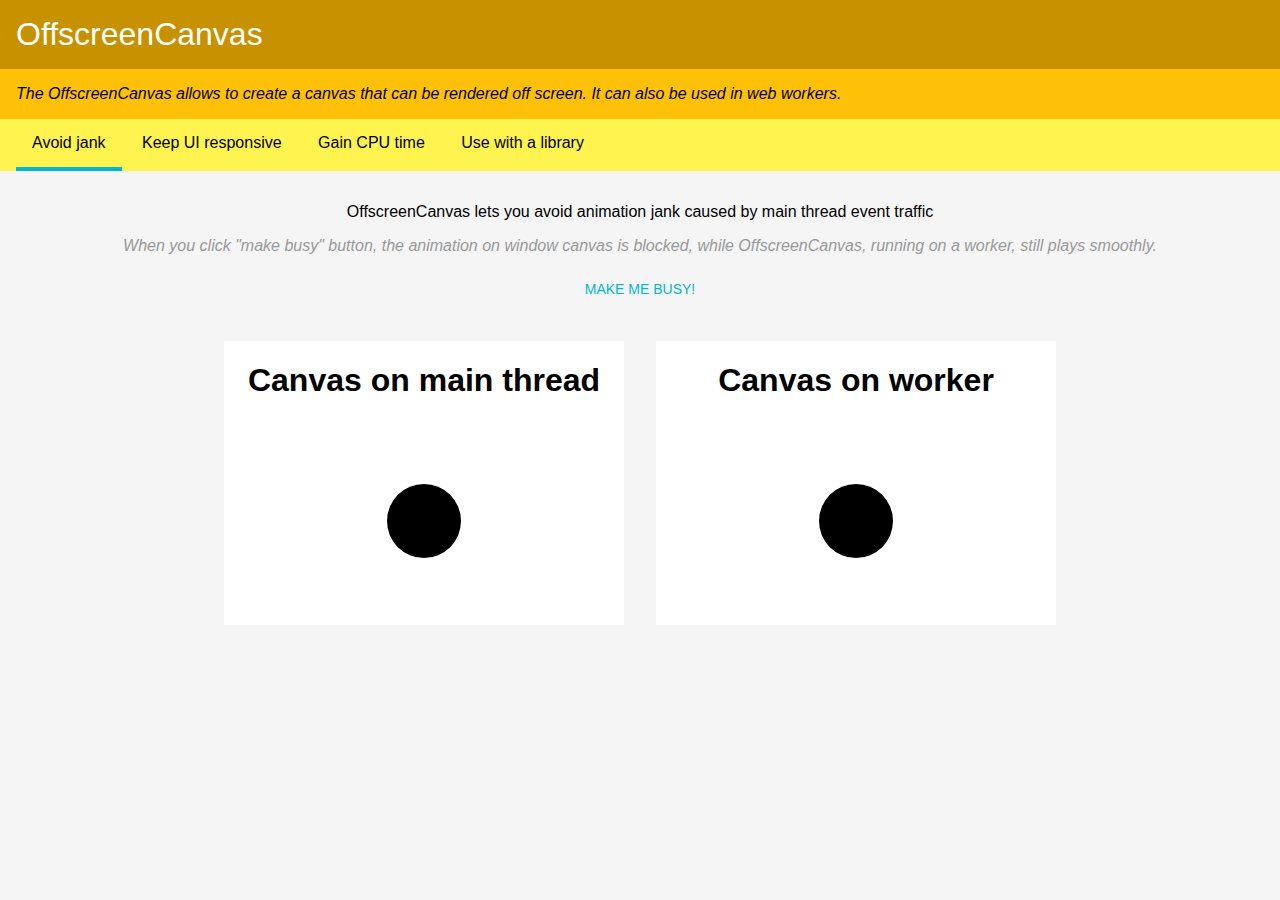
<file: index.html>
<!--
Copyright 2018

Licensed under the Apache License, Version 2.0 (the "License");
you may not use this file except in compliance with the License.
You may obtain a copy of the License at

     http://www.apache.org/licenses/LICENSE-2.0

Unless required by applicable law or agreed to in writing, software
distributed under the License is distributed on an "AS IS" BASIS,
WITHOUT WARRANTIES OR CONDITIONS OF ANY KIND, either express or implied.
See the License for the specific language governing permissions and
limitations under the License.

Author: Ewa Gasperowicz (@devnook)
-->
<!DOCTYPE html>
<html lang="en">

<head>
  <meta charset="utf-8">
  <meta name="viewport" content="width=device-width, initial-scale=1.0">
  <meta http-equiv="X-UA-Compatible" content="ie=edge">
  <title>Offscreen Canvas</title>
  <link rel="stylesheet" href="style.css" />
</head>

<body>
  <header class="hide-in-iframe">
    <h1>
      OffscreenCanvas
    </h1>
    <div class="desc">
      The OffscreenCanvas allows to create a canvas that can be rendered off screen. It
      can also be used in web workers.
    </div>
    <nav>
      <a href="index.html" class="selected">Avoid jank</a>
      <a href="keep-ui-responsive.html">Keep UI responsive</a>
      <a href="gain-cpu-time.html">Gain CPU time</a>
      <a href="use-with-lib.html">Use with a library</a>
  </header>
  <main>

    <section class="support">Your browser does not support OffscreenCanvas.</section>

    <section>
      <p class="hide-in-iframe">
        OffscreenCanvas lets you avoid animation jank caused by main thread event traffic
      </p>
      <p class="desc">
        When you click "make busy" button, the animation on window canvas is
        blocked, while OffscreenCanvas, running on a worker, still plays smoothly.
      </p>
      <button id="make-busy">Make me busy!</button>
      <div id="busy">&nbsp;</div>

    <div class="display">
      <div>
        <h1>
          Canvas on main thread
        </h1>
        <canvas id="canvas-window" width="400" height="200"></canvas>
      </div>
      <div>
        <h1>
          Canvas on worker
        </h1>
        <canvas id="canvas-worker" width="400" height="200"></canvas>
      </div>
      </div>
    </section>
  </main>

  <script src="animation.js"></script>

  <script type="script/worker" id="workerCode">
    let animationWorker = null;
    self.onmessage = function(e) {
      switch (e.data.msg) {
        case 'start':
          if (!animationWorker) {
            importScripts(e.data.origin + '/animation.js');
            animationWorker = new Animation(e.data.canvas.getContext('2d'));
          }
          animationWorker.start();
          break;
        case 'stop':
          animationWorker.stop();
          break;
      }
    };
  </script>

  <script>
    (async () => {

      // Feature detect.
      document.querySelector('main').classList.toggle(
        'supported', ('OffscreenCanvas' in window));

      document.body.classList.toggle(
        'iframe', (window.location != window.parent.location));

      document.querySelector('#make-busy').addEventListener('click', () => {
        document.querySelector('#busy').innerText = 'Main thread working...';
        requestAnimationFrame(() => {
          requestAnimationFrame(() => {
            Animation.fibonacci(40);
            document.querySelector('#busy').innerText = 'Done!';
          });
        })
      });

      const canvas = document.querySelector('#case1');
      const animationWindow = new Animation(document.querySelector('#canvas-window').getContext('2d'));
      animationWindow.start();

      const workerCode = document.querySelector('#workerCode').textContent;
      const blob = new Blob([workerCode], { type: 'text/javascript' });
      const url = URL.createObjectURL(blob);
      const worker = new Worker(url);

      const offscreen = document.querySelector('#canvas-worker').transferControlToOffscreen();
      const urlParts = location.href.split('/');
      if (urlParts[urlParts.length - 1].indexOf('.') !== -1) {
        urlParts.pop();
      }
      worker.postMessage({ msg: 'start', origin: urlParts.join('/'), canvas: offscreen }, [offscreen]);
      URL.revokeObjectURL(url); // cleanup
    })();


  </script>
</body>

</html>
</file>
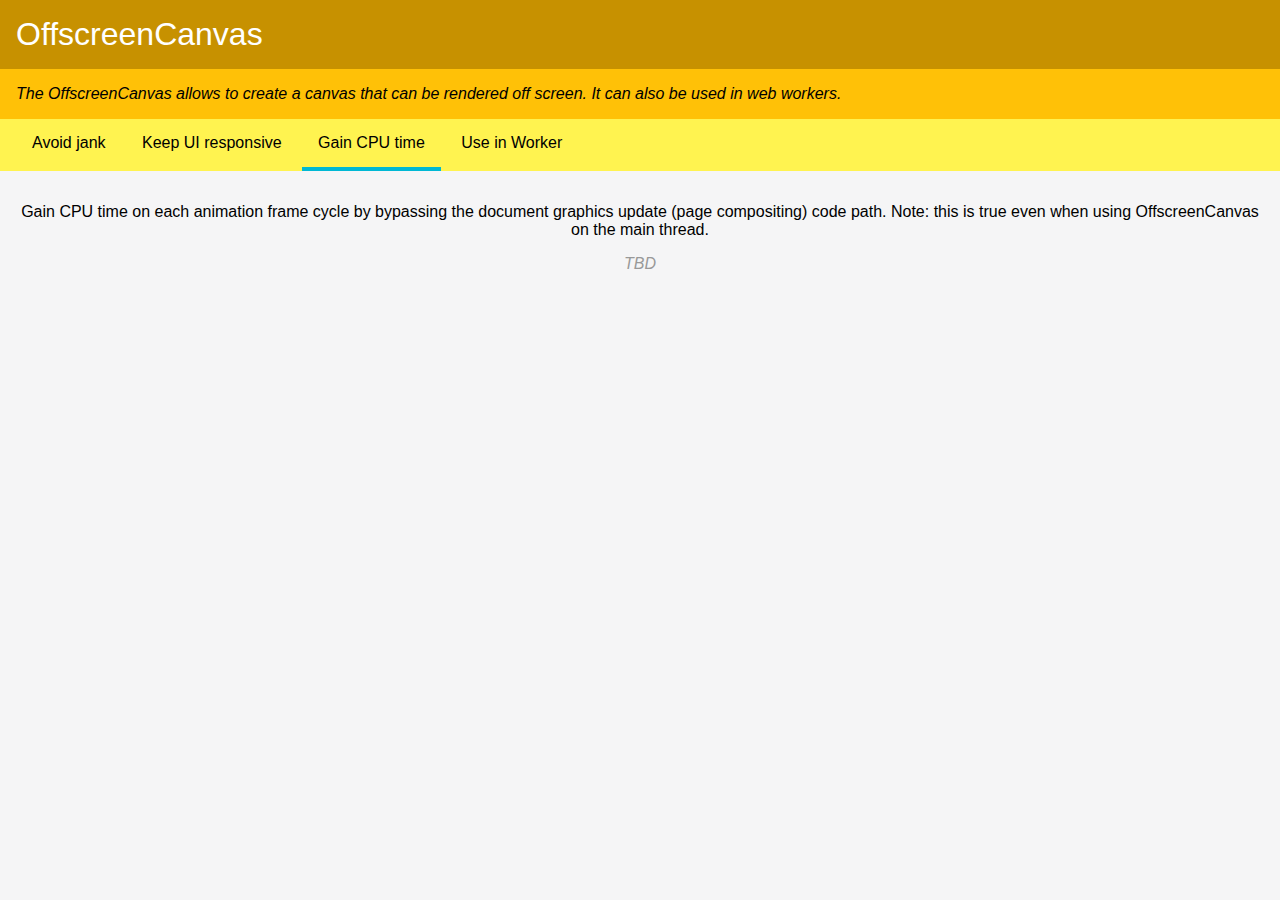
<file: gain-cpu-time.html>
<!--
Copyright 2018

Licensed under the Apache License, Version 2.0 (the "License");
you may not use this file except in compliance with the License.
You may obtain a copy of the License at

     http://www.apache.org/licenses/LICENSE-2.0

Unless required by applicable law or agreed to in writing, software
distributed under the License is distributed on an "AS IS" BASIS,
WITHOUT WARRANTIES OR CONDITIONS OF ANY KIND, either express or implied.
See the License for the specific language governing permissions and
limitations under the License.

Author: Ewa Gasperowicz (@devnook)
-->
<!DOCTYPE html>
<html lang="en">
  <head>
    <meta charset="utf-8">
    <meta name="viewport" content="width=device-width, initial-scale=1.0">
    <meta http-equiv="X-UA-Compatible" content="ie=edge">
    <title>Offscreen Canvas</title>
    <link rel="stylesheet" href="style.css" />
  </head>
  <body>
    <header>
      <h1>
        OffscreenCanvas
      </h1>
      <div class="desc">
        The OffscreenCanvas allows to create a canvas that can be rendered off screen. It
        can also be used in web workers.
      </div>
      <nav>
        <a href="index.html">Avoid jank</a>
        <a href="keep-ui-responsive.html">Keep UI responsive</a>
        <a href="gain-cpu-time.html" class="selected">Gain CPU time</a>
        <a href="use-in-worker.html">Use in Worker</a>
      </nav>
    </header>
    <main>
      <section class="support">Your browser does not support OffscreenCanvas.</section>
      <section>
        <p>
          Gain CPU time on each animation frame cycle by bypassing the document graphics update
          (page compositing) code path. Note: this is true even when using OffscreenCanvas
          on the main thread.
        </p>
        <p class="desc">
          TBD
        </p>
      </section>
    </main>
  </body>
  <script>
    (() => {
      // Feature detect.
      document.querySelector('main').classList.toggle(
        'supported', ('OffscreenCanvas' in window));
    })();
  </script>
</html>
</file>
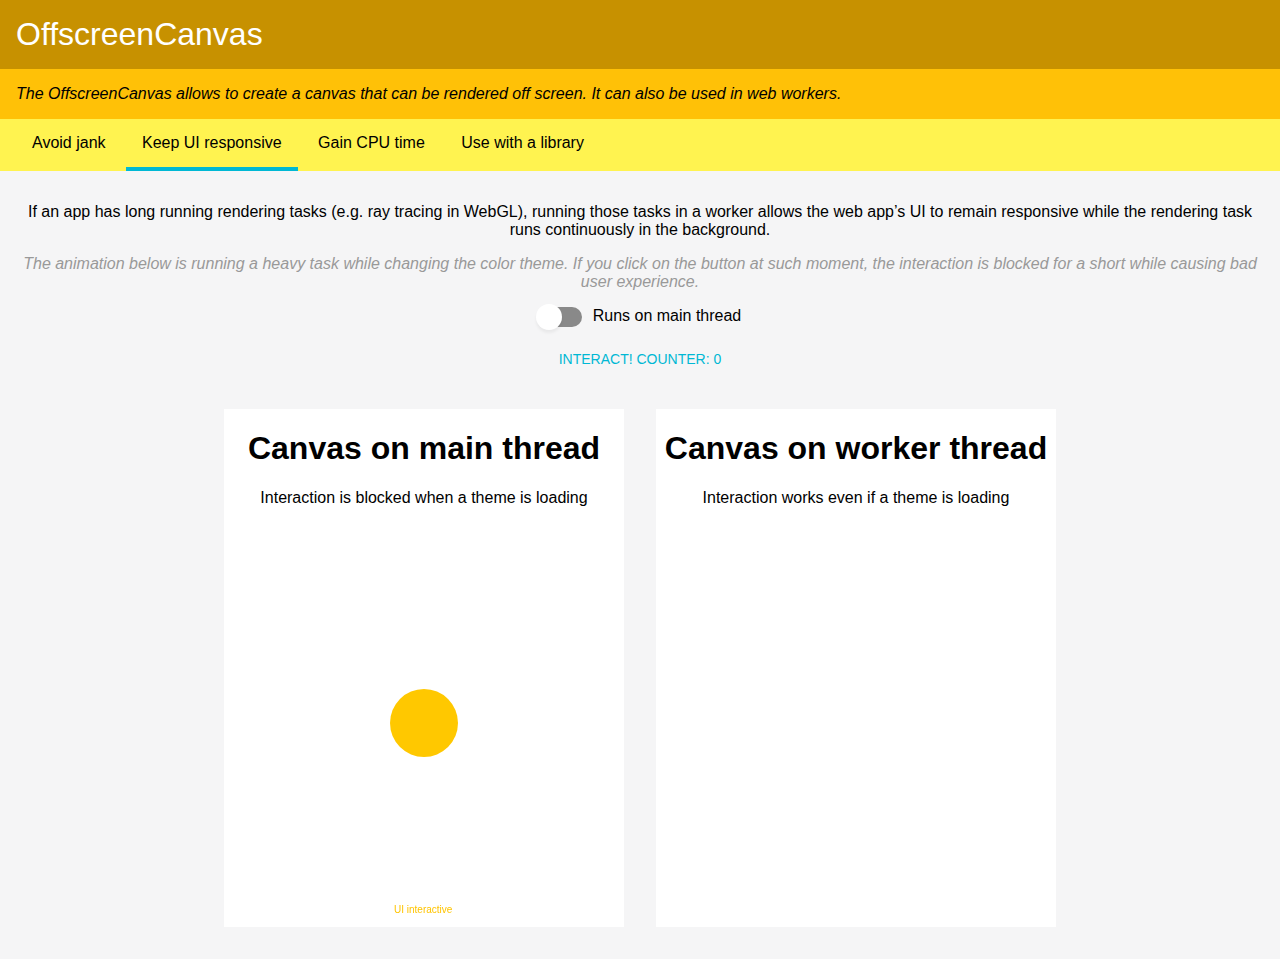
<file: keep-ui-responsive.html>
<!--
Copyright 2018

Licensed under the Apache License, Version 2.0 (the "License");
you may not use this file except in compliance with the License.
You may obtain a copy of the License at

     http://www.apache.org/licenses/LICENSE-2.0

Unless required by applicable law or agreed to in writing, software
distributed under the License is distributed on an "AS IS" BASIS,
WITHOUT WARRANTIES OR CONDITIONS OF ANY KIND, either express or implied.
See the License for the specific language governing permissions and
limitations under the License.

Author: Ewa Gasperowicz (@devnook)
-->
<!DOCTYPE html>
<html lang="en">

<head>
  <meta charset="utf-8">
  <meta name="viewport" content="width=device-width, initial-scale=1.0">
  <meta http-equiv="X-UA-Compatible" content="ie=edge">
  <title>Offscreen Canvas</title>
  <link rel="stylesheet" href="style.css" />
</head>

<body>
  <header class="hide-in-iframe">
    <h1>
      OffscreenCanvas
    </h1>
    <div class="desc">
      The OffscreenCanvas allows to create a canvas that can be rendered off screen. It
      can also be used in web workers.
    </div>
    <nav>
      <a href="index.html">Avoid jank</a>
      <a href="keep-ui-responsive.html" class="selected">Keep UI responsive</a>
      <a href="gain-cpu-time.html">Gain CPU time</a>
      <a href="use-with-lib.html">Use with a library</a>
    </nav>
  </header>
  <main class="supported">
    <section class="support">Your browser does not support OffscreenCanvas.</section>
    <section>
      <p class="hide-in-iframe">
        If an app has long running rendering tasks (e.g. ray tracing in WebGL), running those
        tasks in a worker allows the web app’s UI to remain responsive while the rendering
        task runs continuously in the background.
      </p>
      <p class="desc">
        The animation below is running a heavy task while changing the color theme.
        If you click on the button at such moment, the interaction is blocked
        for a short while causing bad user experience.
      </p>
      <p>
        <input type="checkbox" id="play" class="cbx hidden"/>
        <label for="play" id="play-label" class="lbl">Runs on main thread</label>
      </p>
      <p>
        <button id="interactive">Interact! Counter: <span id="log">0</span></button>
      </p>

      <div class="display">
        <div>
          <h1>Canvas on main thread</h1>
          <p>Interaction is blocked when a theme is loading</p>
          <canvas id="canvas-window" width="400" height="400"></canvas>
        </div>
        <div>
          <h1>Canvas on worker thread</h1>
          <p>Interaction works even if a theme is loading</p>
          <canvas id="canvas-worker" width="400" height="400"></canvas>
        </div>
      </div>
    </section>
  </main>

  <script src="animation.js"></script>

  <script type="script/worker" id="workerCode">
    let animationWorker = null;
    self.onmessage = function(e) {
      switch (e.data.msg) {
        case 'start':
          if (!animationWorker) {
            importScripts(e.data.origin + '/animation.js');
            animationWorker = new ThemedAnimation(e.data.canvas.getContext('2d'));
          }
          animationWorker.start();
          break;
        case 'stop':
          if (!animationWorker) {
            return;
          }
          animationWorker.stop();
          break;
      }
    };
  </script>

  <script>
    (() => {
      // Feature detect.
      document.querySelector('main').classList.toggle(
        'supported', ('OffscreenCanvas' in window));

      document.body.classList.toggle(
        'iframe', (window.location != window.parent.location));

      const playWindowBtn = document.querySelector('#play-window');
      const playWorkerBtn = document.querySelector('#play-worker');
      const workerCode = document.querySelector('#workerCode').textContent;
      const blob = new Blob([workerCode], { type: 'text/javascript' });
      const url = URL.createObjectURL(blob);
      const worker = new Worker(url);

      const animationWindow = new ThemedAnimation(document.querySelector('#canvas-window').getContext('2d'));
      const offscreen = document.querySelector('#canvas-worker').transferControlToOffscreen();
      let workerStarted = false;

      document.querySelector('#interactive').addEventListener('click', () => {
        const logBox = document.querySelector('#log');
        const value = parseInt(logBox.innerText, 10) + 1;
        logBox.innerText = value;
      });

      const playBtn = document.querySelector('#play');
      const playLabel = document.querySelector('#play-label');
      playBtn.addEventListener('change', (e) => {
        const inWorker = e.target.checked;
        playLabel.innerHTML = inWorker ? 'Runs in worker' : 'Runs on main thread';
        playAnimation(inWorker);
      });

      function playAnimation(inWorker) {
        if (inWorker) {
          animationWindow.stop();
          if (workerStarted) {
            worker.postMessage({ msg: 'start' });
          } else {
            const urlParts = location.href.split('/');
            if (urlParts[urlParts.length - 1].indexOf('.') !== -1) {
              urlParts.pop();
            }
            worker.postMessage({ msg: 'start', origin: urlParts.join('/'), canvas: offscreen }, [offscreen]);
            workerStarted = true;
          }
        } else {
          worker.postMessage({ msg: 'stop' });
          animationWindow.start();
        }
      }
      animationWindow.start();
    })()
  </script>
</body>

</html>
</file>
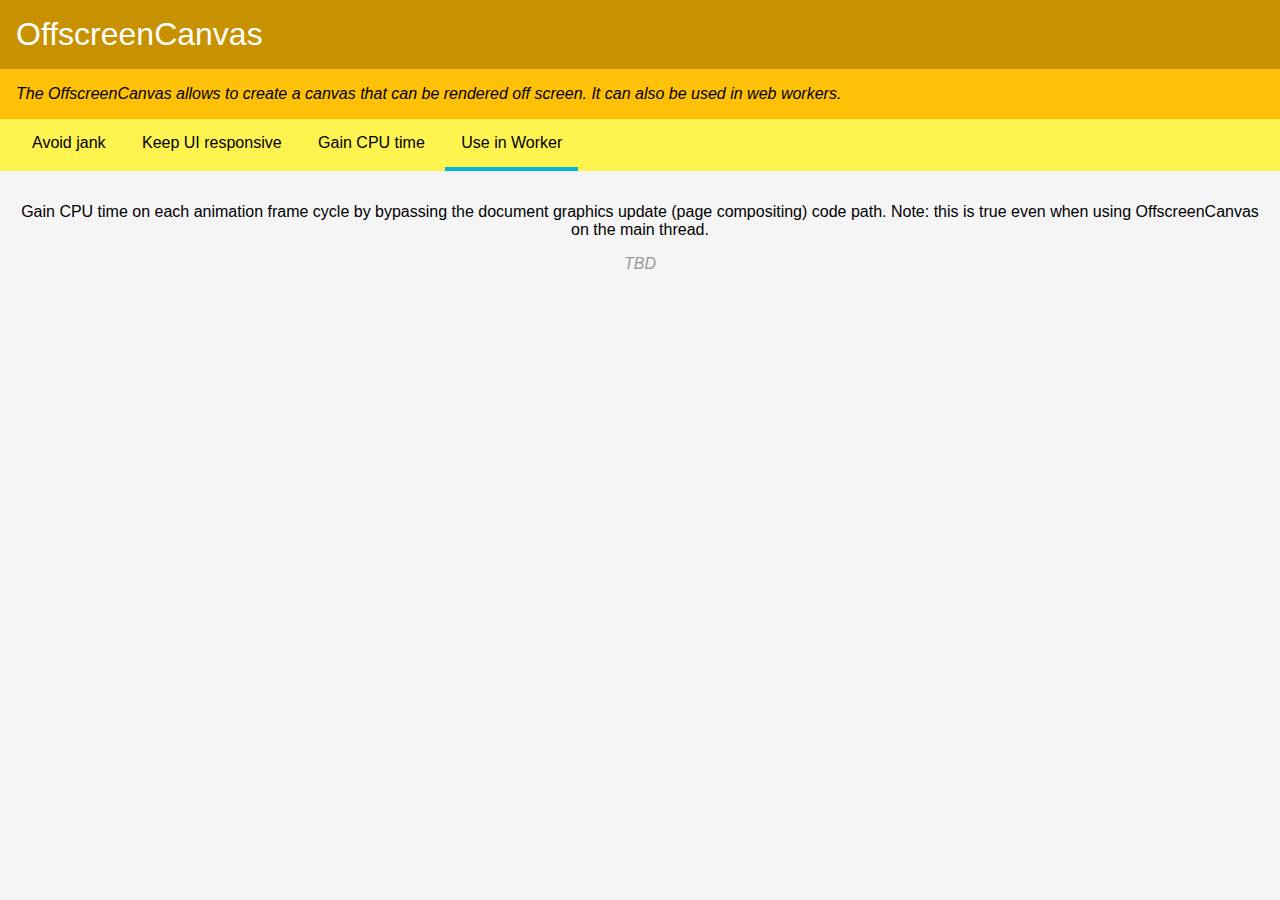
<file: use-in-worker.html>
<!--
Copyright 2018

Licensed under the Apache License, Version 2.0 (the "License");
you may not use this file except in compliance with the License.
You may obtain a copy of the License at

     http://www.apache.org/licenses/LICENSE-2.0

Unless required by applicable law or agreed to in writing, software
distributed under the License is distributed on an "AS IS" BASIS,
WITHOUT WARRANTIES OR CONDITIONS OF ANY KIND, either express or implied.
See the License for the specific language governing permissions and
limitations under the License.

Author: Ewa Gasperowicz (@devnook)
-->
<!DOCTYPE html>
<html lang="en">
  <head>
    <meta charset="utf-8">
    <meta name="viewport" content="width=device-width, initial-scale=1.0">
    <meta http-equiv="X-UA-Compatible" content="ie=edge">
    <title>Offscreen Canvas</title>
    <link rel="stylesheet" href="style.css" />
  </head>
  <body>
    <header>
      <h1>
        OffscreenCanvas
      </h1>
      <div class="desc">
        The OffscreenCanvas allows to create a canvas that can be rendered off screen. It
        can also be used in web workers.
      </div>
      <nav>
        <a href="index.html">Avoid jank</a>
        <a href="keep-ui-responsive.html">Keep UI responsive</a>
        <a href="gain-cpu-time.html">Gain CPU time</a>
        <a href="use-in-worker.html" class="selected">Use in Worker</a>
      </nav>
    </header>
    <main>
      <section class="support">Your browser does not support OffscreenCanvas.</section>
      <section>
        <p>
          Gain CPU time on each animation frame cycle by bypassing the document graphics update
          (page compositing) code path. Note: this is true even when using OffscreenCanvas
          on the main thread.
        </p>
        <p class="desc">
          TBD
        </p>
      </section>
    </main>
  </body>
  <script>
    (() => {
      // Feature detect.
      document.querySelector('main').classList.toggle(
        'supported', ('OffscreenCanvas' in window));
    })();
  </script>
</html>
</file>
<file: style.css>
html {
  /* Primary color */
  --color-primary: #ffc107;
  --color-primary-light: #fff350;
  --color-primary-dark: #c79100;

  /* Secondary color */
  --color-secondary: #00b8d4;
  --color-secondary-light: #62ebff;
  --color-secondary-dark: #0088a3;

  /* Text on colored background */
  --text-on-primary-light: #000;
  --text-on-primary-dark: #fff;
  --text-on-secondary: #000;
  --text-on-secondary-dark: #fff;

  /* Background color */
  --color-background-dark: #e1e2e1;
  --color-background-light: #F5F5F6;

  /* Text color */
  --color-text: #444;
  --color-text-vivid: #000;
  --color-text-subtle: #bbb;
}

html,
body {
  background-color: var(--color-background-light);
  font-family: Roboto, sans-serif;
  margin: 0;
}

.iframe .hide-in-iframe {
  display: none;
}

section {
  padding: 1em;
  text-align: center;
  font-family: Roboto, sans-serif;
}

.display {
  justify-content: center;
  display: flex;
}

.display div {
  background-color: #fff;
  margin: 1em;
}

button {
  height: 36px;
  padding: 0 16px;
  border: none;
  border-radius: 2px;
  outline: none;
  background: transparent;
  font-size: 14px;
  font-weight: 500;
  line-height: 36px;
  text-align: center;
  text-decoration: none;
  text-transform: uppercase;
  overflow: hidden;
  vertical-align: middle;
  user-select: none;
  box-sizing: border-box;
  color: #00B8D4;
}

header>h1 {
  background-color: var(--color-primary-dark);
  color: var(--text-on-primary-dark);
  margin: 0;
  font-weight: normal;
  padding: 1rem;
}

header .desc {
  background-color: var(--color-primary);
  color: var(--text-on-primary);
  padding: 1rem;
}

header nav {
  background-color: var(--color-primary-light);
  color: var(--text-on-primary-light);
  padding: 0 1rem;
}

nav a {
  color: var(--text-on-primary-light);
  text-decoration: none;
  line-height: 3em;
  height: 3em;
  display: inline-block;
  padding: 0 1rem;
}

nav a.selected {
  border-bottom: 4px solid var(--color-secondary);

}

main section {
  display: none;
}

main section.support {
  display: block;
}

main.supported section {
  display: block;
}

main.supported section.support {
  display: none;
}

.desc {
  color: #999;
  font-style: italic;
}

/* Toggle */

.lbl {
  padding-left: 54px;
  width: 150px;
  display: block;
  position: relative;
  margin: auto;
}
.lbl:before {
  content: '';
  top: 0;
  left: 0;
  display: inline-block;
  position: absolute;
  display: block;
  height: 20px;
  width: 44px;
  background: #898989;
  border-radius: 100px;
  cursor: pointer;
  transition: all 0.3s ease;
}
.lbl:after {
  position: absolute;
  left: -2px;
  top: -3px;
  display: inline-block;
  width: 26px;
  height: 26px;
  border-radius: 100px;
  background: #fff;
  box-shadow: 0px 3px 3px rgba(0,0,0,0.05);
  content: '';
  transition: all 0.3s ease;
}
.lbl:active:after {
  transform: scale(1.15, 0.85);
}
.cbx:checked ~ label:before {
  background: #6fbeb5;
}
.cbx:checked ~ label:after {
  left: 20px;
  background: #179588;
}
.cbx:disabled ~ label:before {
  background: #d5d5d5;
  pointer-events: none;
}
.cbx:disabled ~ label:after {
  background: #bcbdbc;
}
.hidden {
  display: none;
}
</file>
